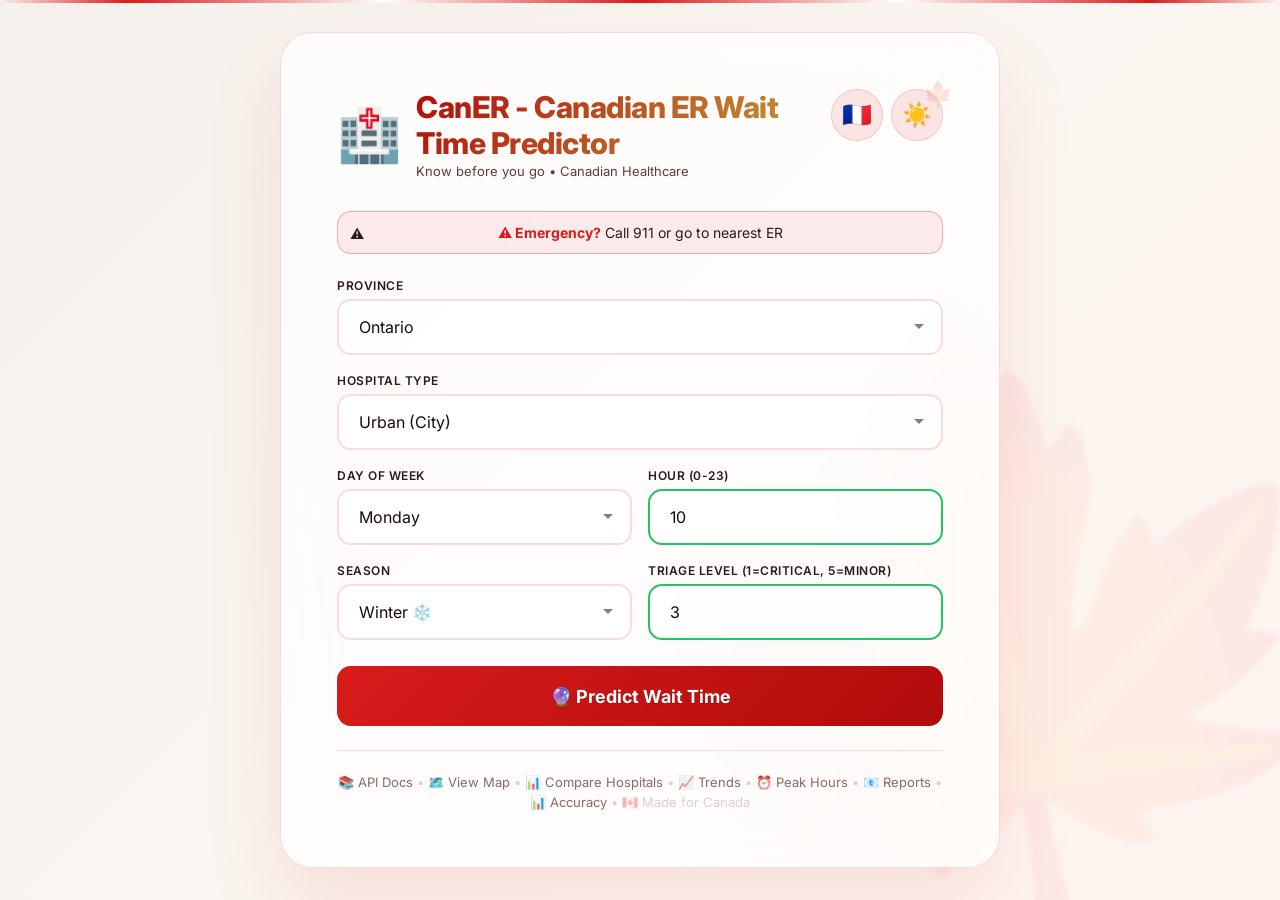
<file: templates/index.html>
<!DOCTYPE html>
<html lang="en" data-theme="dark">
<head>
    <meta charset="UTF-8">
    <meta name="viewport" content="width=device-width, initial-scale=1.0">
    <title>CanER - Canadian ER Wait Time Predictor</title>
    <link href="https://fonts.googleapis.com/css2?family=Inter:wght@300;400;600;700;800&display=swap" rel="stylesheet">
    <link rel="stylesheet" href="/static/style.css">
    <!-- Favicon -->
    <link rel="icon" href="data:image/svg+xml,<svg xmlns='http://www.w3.org/2000/svg' viewBox='0 0 100 100'><text y='.9em' font-size='90'>🏥</text></svg>">
</head>
<body>
    <div class="container fade-in">
        <div class="header">
            <div class="header-top">
                <div class="header-left">
                    <span class="logo">🏥</span>
                    <div>
                        <h1 data-i18n="title">🇨🇦 CanER</h1>
                        <p class="subtitle" data-i18n="subtitle">Canadian ER Wait Time Predictor • Proudly Canadian 🇨🇦</p>
                    </div>
                </div>
                <div style="display:flex; gap:8px;">
                    <button class="lang-toggle" id="langToggle" aria-label="Toggle language">
                        <span class="lang-icon">🇫🇷</span>
                    </button>
                    <button class="theme-toggle" id="themeToggle" aria-label="Toggle theme">
                        <span class="theme-icon">🌙</span>
                    </button>
                </div>
            </div>
        </div>
        
        <div class="emergency-banner">
            <strong data-i18n="emergency">⚠️ Emergency?</strong> <span data-i18n="emergency_call">Call 911 or go to nearest ER</span>
        </div>
        
        <form id="predictForm" novalidate>
            <div class="form-group">
                <label for="province" data-i18n="province">Province</label>
                <select id="province" name="province" title="Select your province" required>
                    <option value="Ontario">Ontario</option>
                    <option value="BritishColumbia">British Columbia</option>
                    <option value="Quebec">Quebec</option>
                    <option value="Alberta">Alberta</option>
                </select>
            </div>
            
            <div class="form-group">
                <label for="hospital_type" data-i18n="hospital_type">Hospital Type</label>
                <select id="hospital_type" name="hospital_type" title="Select hospital type" required>
                    <option value="Urban" data-i18n="urban">Urban (City)</option>
                    <option value="Rural" data-i18n="rural">Rural</option>
                </select>
            </div>
            
            <div class="row">
                <div class="form-group">
                    <label for="day" data-i18n="day">Day of Week</label>
                    <select id="day" name="day" title="Select day of week" required>
                        <option value="Monday">Monday</option>
                        <option value="Tuesday">Tuesday</option>
                        <option value="Wednesday">Wednesday</option>
                        <option value="Thursday">Thursday</option>
                        <option value="Friday">Friday</option>
                        <option value="Saturday">Saturday</option>
                        <option value="Sunday">Sunday</option>
                    </select>
                </div>
                <div class="form-group">
                    <label for="hour" data-i18n="hour">Hour (0-23)</label>
                    <input type="number" id="hour" name="hour" value="10" min="0" max="23" placeholder="Enter hour (0-23)" title="Enter hour between 0 and 23" required>
                    <span class="validation-error" id="hourError">Please enter a valid hour (0-23)</span>
                </div>
            </div>
            
            <div class="row">
                <div class="form-group">
                    <label for="season" data-i18n="season">Season</label>
                    <select id="season" name="season" title="Select season" required>
                        <option value="Winter" data-i18n="winter">Winter ❄️</option>
                        <option value="Spring" data-i18n="spring">Spring 🌸</option>
                        <option value="Summer" data-i18n="summer">Summer ☀️</option>
                        <option value="Fall" data-i18n="fall">Fall 🍂</option>
                    </select>
                </div>
                <div class="form-group">
                    <label for="triage" data-i18n="triage">Triage Level (1=Critical, 5=Minor)</label>
                    <input type="number" id="triage" name="triage" value="3" min="1" max="5" placeholder="Enter 1-5" title="Enter triage level between 1 and 5" required>
                    <span class="validation-error" id="triageError">Please enter a valid triage level (1-5)</span>
                </div>
            </div>
            
            <button type="submit" class="btn-predict" id="predictBtn">
                <span class="btn-text">🔮 Predict Wait Time</span>
                <span class="ripple"></span>
            </button>
        </form>
        
        <!-- Skeleton Loading -->
        <div class="skeleton-wrapper" id="skeletonWrapper" style="display:none;">
            <div class="skeleton-result">
                <div class="skeleton skeleton-number"></div>
                <div class="skeleton skeleton-label"></div>
                <div class="skeleton skeleton-text"></div>
                <div class="skeleton skeleton-text short"></div>
            </div>
        </div>
        
        <div class="loading" id="loading">
            <div class="spinner"></div>
            <p data-i18n="analyzing">Analyzing ER data...</p>
        </div>
        
        <div class="result" id="result">
            <div class="result-number">
                <span id="resultValue">0</span>
                <span>minutes</span>
            </div>
            <div class="result-category" id="resultCategory"></div>
            <div class="result-recommendation" id="resultRecommendation"></div>
            <div class="result-details">
                <p>🆔 <span id="resultId"></span></p>
                <p>🕐 <span id="resultTimestamp"></span></p>
            </div>
        </div>
        
        <!-- Feedback Section -->
        <div class="feedback-section" id="feedbackSection" style="display:none;">
            <p><strong data-i18n="feedback_title">Was this prediction accurate?</strong></p>
            <div class="feedback-actions">
                <button class="feedback-btn feedback-btn-accurate" data-feedback="accurate" data-i18n="feedback_accurate">
                    ✅ Accurate
                </button>
                <button class="feedback-btn feedback-btn-inaccurate" data-feedback="inaccurate" data-i18n="feedback_inaccurate">
                    ❌ Inaccurate
                </button>
                <span class="feedback-or" data-i18n="feedback_or">or</span>
                <button class="feedback-link" id="detailedFeedbackBtn" data-i18n="feedback_detailed">
                    📝 Provide Detailed Feedback
                </button>
                <a href="/feedback" target="_blank" class="feedback-link feedback-link-accuracy" data-i18n="feedback_view">
                    📊 View Accuracy
                </a>
            </div>
        </div>
        
        <div class="footer">
            <a href="/docs" target="_blank" data-i18n="api_docs">📚 API Docs</a>
            <span>•</span>
            <a href="/map" data-i18n="view_map">🗺️ View Map</a>
            <span>•</span>
            <a href="/compare" data-i18n="compare_hospitals">📊 Compare Hospitals</a>
            <span>•</span>
            <a href="/trends" data-i18n="trends">📈 Trends</a>
            <span>•</span>
            <a href="/peak-hours" data-i18n="peak_hours">⏰ Peak Hours</a>
            <span>•</span>
            <a href="/reports" data-i18n="reports">📧 Reports</a>
            <span>•</span>
            <a href="/feedback" data-i18n="accuracy">📊 Accuracy</a>
            <span>•</span>
            <span data-i18n="made_for_canada">🇨🇦 Made for Canada</span>
        </div>
    </div>
    
    <script src="/static/script.js"></script>
</body>
</html>
</file>
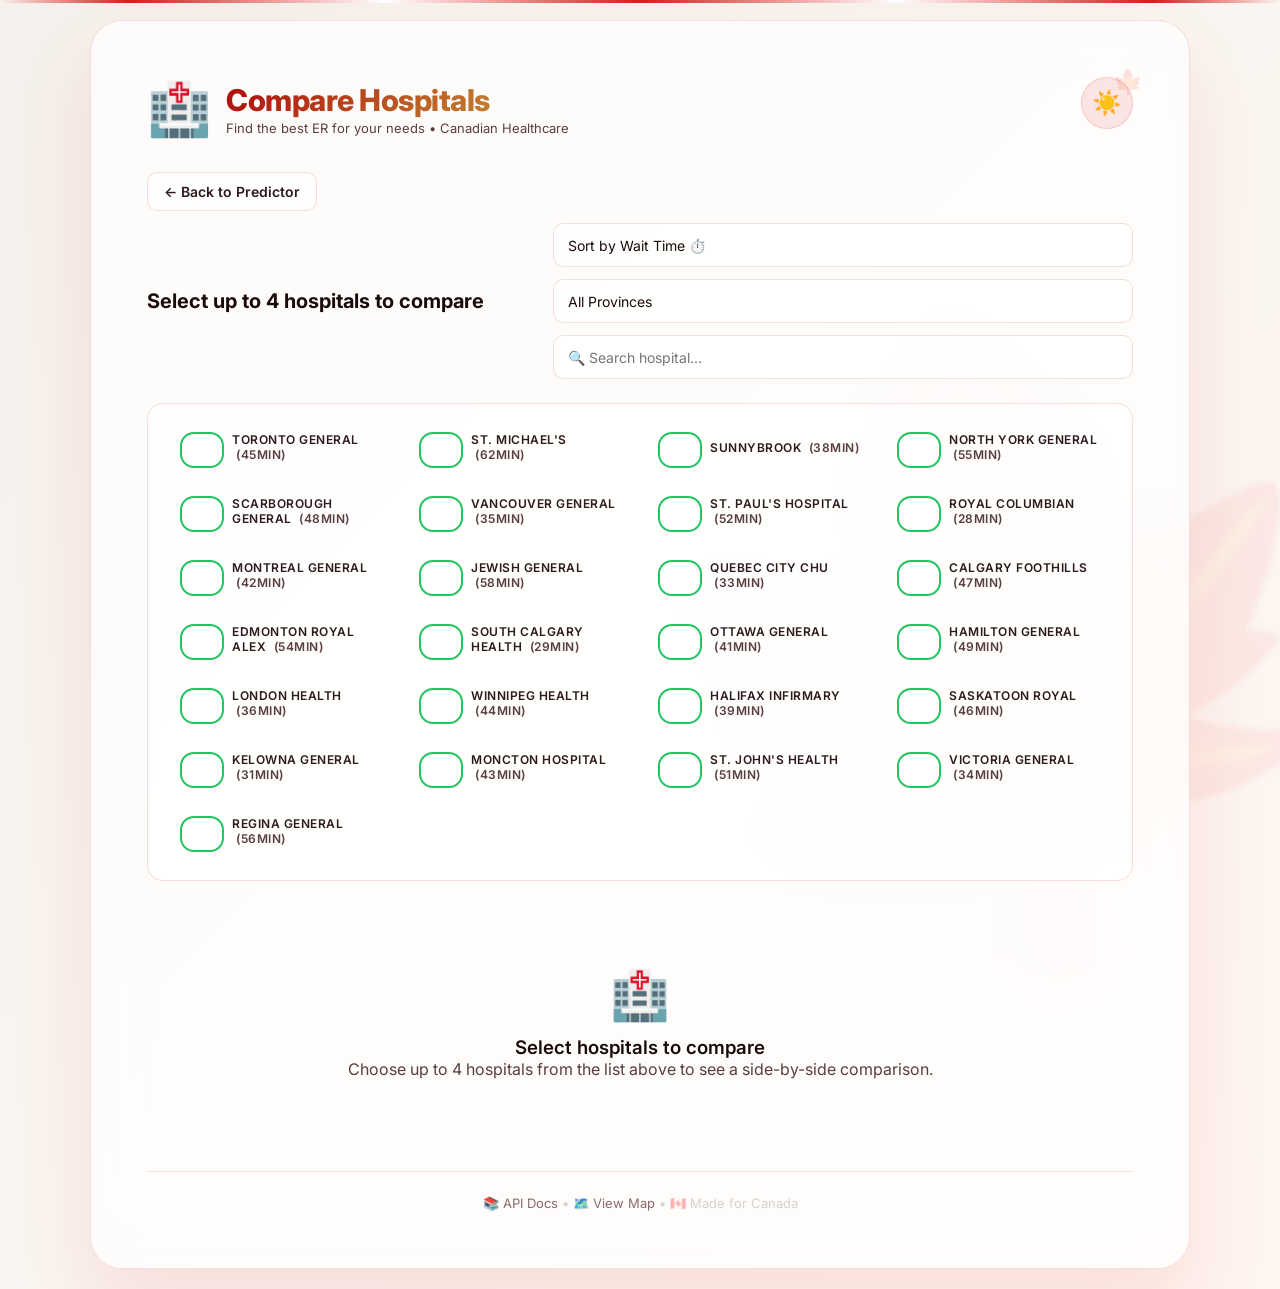
<file: templates/compare.html>
<!DOCTYPE html>
<html lang="en" data-theme="dark">
<head>
    <meta charset="UTF-8">
    <meta name="viewport" content="width=device-width, initial-scale=1.0">
    <title>Compare Hospitals - ER Wait Time Predictor</title>
    <link href="https://fonts.googleapis.com/css2?family=Inter:wght@300;400;600;700;800&display=swap" rel="stylesheet">
    <link rel="stylesheet" href="/static/style.css">
    <style>
        /* ============================================
           COMPARE PAGE STYLES
           ============================================ */
        
        .container {
            max-width: 1100px;
        }
        
        .compare-header {
            display: flex;
            justify-content: space-between;
            align-items: center;
            margin-bottom: 24px;
            flex-wrap: wrap;
            gap: 12px;
        }
        
        .compare-header h2 {
            color: var(--text-primary);
            font-size: 20px;
            font-weight: 700;
        }
        
        .compare-controls {
            display: flex;
            gap: 12px;
            align-items: center;
            flex-wrap: wrap;
        }
        
        .compare-controls select,
        .compare-controls input {
            padding: 10px 14px;
            background: var(--bg-input);
            border: 1px solid var(--border-color);
            border-radius: 10px;
            color: var(--text-input);
            font-size: 14px;
            font-family: 'Inter', sans-serif;
            min-height: 44px;
            min-width: 140px;
        }
        
        .compare-controls select option {
            background: var(--bg-card);
            color: var(--text-primary);
        }
        
        /* Hospital Selection Grid */
        .hospital-grid {
            display: grid;
            grid-template-columns: repeat(auto-fill, minmax(200px, 1fr));
            gap: 12px;
            margin-bottom: 24px;
            padding: 20px;
            background: var(--bg-input);
            border-radius: 16px;
            border: 1px solid var(--border-color);
        }
        
        .hospital-check {
            display: flex;
            align-items: center;
            gap: 8px;
            color: var(--text-secondary);
            font-size: 14px;
            cursor: pointer;
            padding: 8px 12px;
            border-radius: 8px;
            transition: background 0.3s;
        }
        
        .hospital-check:hover {
            background: var(--bg-input-hover);
        }
        
        .hospital-check input[type="checkbox"] {
            width: 18px;
            height: 18px;
            accent-color: #6366f1;
            cursor: pointer;
            min-height: 18px;
            min-width: 18px;
        }
        
        .hospital-check input[type="checkbox"]:disabled {
            opacity: 0.4;
            cursor: not-allowed;
        }
        
        .hospital-check .selected-badge {
            background: #6366f1;
            color: white;
            padding: 2px 8px;
            border-radius: 12px;
            font-size: 10px;
            font-weight: 700;
            margin-left: auto;
        }
        
        /* Comparison Cards */
        .comparison-container {
            display: grid;
            grid-template-columns: repeat(auto-fit, minmax(240px, 1fr));
            gap: 20px;
            margin-top: 20px;
        }
        
        .compare-card {
            background: var(--bg-card);
            border: 1px solid var(--border-color);
            border-radius: 16px;
            padding: 20px;
            transition: all 0.3s ease;
            position: relative;
            display: none;
        }
        
        .compare-card.show {
            display: block;
            animation: slideUp 0.4s ease;
        }
        
        .compare-card:hover {
            transform: translateY(-4px);
            box-shadow: 0 12px 30px var(--shadow-color);
        }
        
        .compare-card .rank {
            position: absolute;
            top: -10px;
            right: -10px;
            background: #6366f1;
            color: white;
            width: 32px;
            height: 32px;
            border-radius: 50%;
            display: flex;
            align-items: center;
            justify-content: center;
            font-size: 14px;
            font-weight: 700;
            border: 2px solid var(--bg-card);
        }
        
        .compare-card .rank.gold { background: #f59e0b; }
        .compare-card .rank.silver { background: #9ca3af; }
        .compare-card .rank.bronze { background: #d97706; }
        
        .compare-card .hospital-name {
            font-size: 18px;
            font-weight: 700;
            color: var(--text-primary);
            margin-bottom: 4px;
        }
        
        .compare-card .hospital-address {
            font-size: 13px;
            color: var(--text-muted);
            margin-bottom: 12px;
        }
        
        .compare-card .metric {
            display: flex;
            justify-content: space-between;
            padding: 6px 0;
            border-bottom: 1px solid var(--border-color);
            font-size: 14px;
        }
        
        .compare-card .metric:last-child {
            border-bottom: none;
        }
        
        .compare-card .metric-label {
            color: var(--text-muted);
        }
        
        .compare-card .metric-value {
            color: var(--text-primary);
            font-weight: 600;
        }
        
        .compare-card .metric-value.green { color: #22c55e; }
        .compare-card .metric-value.yellow { color: #eab308; }
        .compare-card .metric-value.orange { color: #f97316; }
        .compare-card .metric-value.red { color: #ef4444; }
        
        .compare-card .stars {
            color: #f59e0b;
            font-size: 16px;
            letter-spacing: 2px;
        }
        
        .compare-card .actions {
            display: flex;
            gap: 8px;
            margin-top: 12px;
            flex-wrap: wrap;
        }
        
        .compare-card .actions a {
            flex: 1;
            text-align: center;
            padding: 8px 12px;
            border-radius: 8px;
            font-size: 12px;
            font-weight: 600;
            text-decoration: none;
            transition: all 0.3s;
            min-height: 40px;
            display: flex;
            align-items: center;
            justify-content: center;
        }
        
        .compare-card .actions .btn-directions {
            background: #6366f1;
            color: white;
        }
        
        .compare-card .actions .btn-directions:hover {
            background: #4f46e5;
            transform: translateY(-2px);
        }
        
        .compare-card .actions .btn-predict-small {
            background: var(--bg-input);
            color: var(--text-secondary);
            border: 1px solid var(--border-color);
        }
        
        .compare-card .actions .btn-predict-small:hover {
            background: var(--bg-input-hover);
        }
        
        .compare-card .best-badge {
            position: absolute;
            top: -10px;
            left: -10px;
            background: #22c55e;
            color: white;
            padding: 4px 12px;
            border-radius: 20px;
            font-size: 10px;
            font-weight: 700;
            text-transform: uppercase;
            letter-spacing: 0.5px;
            border: 2px solid var(--bg-card);
        }
        
        .empty-comparison {
            display: none;
            text-align: center;
            padding: 60px 20px;
            color: var(--text-muted);
        }
        
        .empty-comparison .icon {
            font-size: 48px;
            display: block;
            margin-bottom: 12px;
        }

        .empty-comparison h3 {
            color: var(--text-primary);
            font-weight: 600;
        }

        .back-btn {
            display: inline-flex;
            align-items: center;
            gap: 8px;
            color: var(--text-secondary);
            text-decoration: none;
            font-size: 14px;
            font-weight: 600;
            padding: 10px 16px;
            border-radius: 10px;
            background: var(--bg-input);
            border: 1px solid var(--border-color);
            transition: all 0.3s ease;
            margin-bottom: 12px;
        }

        #searchHospital {
            min-width: 160px;
        }

        .loading-message {
            text-align: center;
            padding: 20px;
            color: var(--text-muted);
            grid-column: 1 / -1;
        }

        .footer {
            margin-top: 32px;
        }
        
        /* Responsive */
        @media screen and (max-width: 600px) {
            .hospital-grid {
                grid-template-columns: repeat(auto-fill, minmax(150px, 1fr));
                padding: 12px;
            }
            
            .comparison-container {
                grid-template-columns: 1fr;
            }
            
            .compare-header {
                flex-direction: column;
                align-items: stretch;
            }
            
            .compare-controls {
                flex-direction: column;
                width: 100%;
            }
            
            .compare-controls select,
            .compare-controls input {
                width: 100%;
                min-width: auto;
            }
        }
    </style>
</head>
<body>
    <div class="container">
        <div class="header">
            <div class="header-top">
                <div class="header-left">
                    <span class="logo">🏥</span>
                    <div>
                        <h1>Compare Hospitals</h1>
                        <p class="subtitle">Find the best ER for your needs • Canadian Healthcare</p>
                    </div>
                </div>
                <button class="theme-toggle" id="themeToggle" aria-label="Toggle theme">
                    <span class="theme-icon">🌙</span>
                </button>
            </div>
        </div>
        
        <a href="/" class="back-btn">← Back to Predictor</a>
        
        <div class="compare-header">
            <h2>Select up to 4 hospitals to compare</h2>
            <div class="compare-controls">
                <select id="sortBy" title="Sort hospitals">
                    <option value="wait">Sort by Wait Time ⏱️</option>
                    <option value="rating">Sort by Rating ⭐</option>
                    <option value="name">Sort by Name A-Z</option>
                </select>
                <select id="filterProvince" aria-label="Filter by province" title="Filter by province">
                    <option value="all">All Provinces</option>
                </select>
                <input type="text" id="searchHospital" placeholder="🔍 Search hospital...">
            </div>
        </div>
        
        <div id="hospitalGrid" class="hospital-grid">
            <!-- Hospitals loaded by JavaScript -->
            <div class="loading-message">Loading hospitals...</div>
        </div>
        
        <div id="comparisonContainer" class="comparison-container">
            <!-- Comparison cards loaded by JavaScript -->
        </div>
        
        <div id="emptyState" class="empty-comparison hidden">
            <span class="icon">🏥</span>
            <h3>Select hospitals to compare</h3>
            <p>Choose up to 4 hospitals from the list above to see a side-by-side comparison.</p>
        </div>
        
        <div class="footer">
            <a href="/api/docs" target="_blank">📚 API Docs</a>
            <span>•</span>
            <a href="/map">🗺️ View Map</a>
            <span>•</span>
            <span>🇨🇦 Made for Canada</span>
        </div>
    </div>
    
    <script src="/static/compare.js"></script>
</body>
</html>
</file>
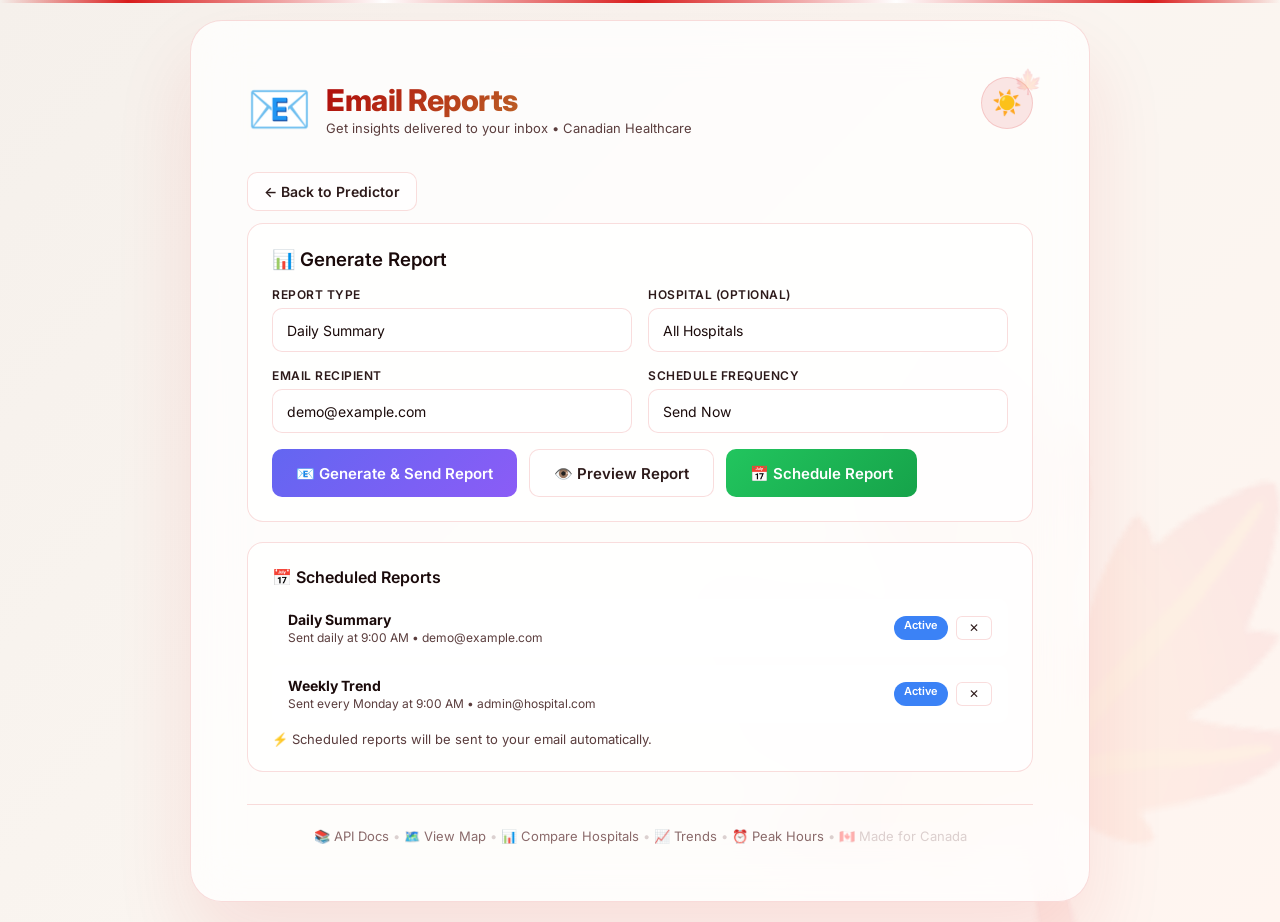
<file: templates/reports.html>
<!DOCTYPE html>
<html lang="en" data-theme="dark">
<head>
    <meta charset="UTF-8">
    <meta name="viewport" content="width=device-width, initial-scale=1.0">
    <title>Reports - ER Wait Time Predictor</title>
    <link href="https://fonts.googleapis.com/css2?family=Inter:wght@300;400;600;700;800&display=swap" rel="stylesheet">
    <link rel="stylesheet" href="/static/style.css">
    <style>
        .container { max-width: 900px; }
        
        .report-header {
            display: flex;
            justify-content: space-between;
            align-items: center;
            flex-wrap: wrap;
            gap: 12px;
            margin-bottom: 24px;
        }
        
        .report-header h2 {
            color: var(--text-primary);
            font-size: 20px;
            font-weight: 700;
        }
        
        /* Report Form */
        .report-form {
            background: var(--bg-card);
            border: 1px solid var(--border-color);
            border-radius: 16px;
            padding: 24px;
            margin-bottom: 20px;
        }
        
        .report-form .form-row {
            display: grid;
            grid-template-columns: 1fr 1fr;
            gap: 16px;
            margin-bottom: 16px;
        }
        
        .report-form .form-group {
            margin-bottom: 0;
        }
        
        .report-form label {
            font-size: 12px;
            text-transform: uppercase;
            letter-spacing: 0.5px;
        }
        
        .report-form select,
        .report-form input {
            padding: 10px 14px;
            background: var(--bg-input);
            border: 1px solid var(--border-color);
            border-radius: 10px;
            color: var(--text-input);
            font-size: 14px;
            font-family: 'Inter', sans-serif;
            min-height: 44px;
            width: 100%;
        }
        
        .report-form select option {
            background: var(--bg-card);
            color: var(--text-primary);
        }
        
        .report-actions {
            display: flex;
            gap: 12px;
            flex-wrap: wrap;
            margin-top: 8px;
        }
        
        .btn-primary {
            padding: 12px 24px;
            background: linear-gradient(135deg, #6366f1, #8b5cf6);
            border: none;
            border-radius: 10px;
            color: #ffffff;
            font-size: 15px;
            font-weight: 600;
            font-family: 'Inter', sans-serif;
            cursor: pointer;
            transition: all 0.3s ease;
            min-height: 48px;
            display: inline-flex;
            align-items: center;
            gap: 8px;
        }
        
        .btn-primary:hover {
            transform: translateY(-2px);
            box-shadow: 0 8px 24px rgba(99, 102, 241, 0.4);
        }
        
        .btn-secondary {
            padding: 12px 24px;
            background: var(--bg-input);
            border: 1px solid var(--border-color);
            border-radius: 10px;
            color: var(--text-secondary);
            font-size: 15px;
            font-weight: 600;
            font-family: 'Inter', sans-serif;
            cursor: pointer;
            transition: all 0.3s ease;
            min-height: 48px;
            display: inline-flex;
            align-items: center;
            gap: 8px;
        }
        
        .btn-secondary:hover {
            background: var(--bg-input-hover);
        }
        
        .btn-success {
            background: linear-gradient(135deg, #22c55e, #16a34a);
        }
        
        .btn-success:hover {
            box-shadow: 0 8px 24px rgba(34, 197, 94, 0.4);
        }
        
        /* Report Preview */
        .report-preview {
            background: var(--bg-card);
            border: 1px solid var(--border-color);
            border-radius: 16px;
            padding: 24px;
            margin-top: 20px;
            display: none;
        }
        
        .report-preview.show {
            display: block;
            animation: slideUp 0.5s ease;
        }
        
        .report-preview h3 {
            color: var(--text-primary);
            font-size: 16px;
            font-weight: 600;
            margin-bottom: 12px;
        }
        
        .report-preview .preview-content {
            background: var(--bg-input);
            border-radius: 12px;
            padding: 16px;
            max-height: 400px;
            overflow-y: auto;
            font-family: 'Courier New', monospace;
            font-size: 13px;
            color: var(--text-secondary);
            white-space: pre-wrap;
        }
        
        /* Scheduled Reports */
        .scheduled-reports {
            background: var(--bg-card);
            border: 1px solid var(--border-color);
            border-radius: 16px;
            padding: 24px;
            margin-top: 20px;
        }
        
        .scheduled-reports h3 {
            color: var(--text-primary);
            font-size: 16px;
            font-weight: 600;
            margin-bottom: 12px;
        }
        
        .schedule-item {
            display: flex;
            justify-content: space-between;
            align-items: center;
            padding: 12px 16px;
            background: var(--bg-input);
            border-radius: 10px;
            margin-bottom: 8px;
        }
        
        .schedule-item:last-child { margin-bottom: 0; }
        .schedule-item .schedule-info { color: var(--text-secondary); font-size: 14px; }
        .schedule-item .schedule-info strong { color: var(--text-primary); }
        .schedule-item .schedule-actions { display: flex; gap: 8px; }
        .schedule-item .schedule-actions button {
            padding: 4px 12px;
            border-radius: 6px;
            border: 1px solid var(--border-color);
            background: var(--bg-card);
            color: var(--text-secondary);
            cursor: pointer;
            font-size: 12px;
            transition: all 0.3s;
        }
        .schedule-item .schedule-actions button:hover {
            background: var(--bg-input-hover);
        }
        .schedule-item .schedule-actions button.delete:hover {
            border-color: #ef4444;
            color: #ef4444;
        }
        
        /* Loading State */
        .loading-state {
            text-align: center;
            padding: 40px;
            display: none;
        }
        .loading-state.show { display: block; }
        .loading-state .spinner {
            width: 40px;
            height: 40px;
            border: 3px solid var(--border-color);
            border-top-color: #8b5cf6;
            border-radius: 50%;
            animation: spin 0.8s linear infinite;
            margin: 0 auto 12px;
        }
        .loading-state p { color: var(--text-muted); }
        
        .badge-scheduled {
            background: #3b82f6;
            color: white;
            padding: 2px 10px;
            border-radius: 12px;
            font-size: 11px;
            font-weight: 600;
        }
        
        /* Responsive */
        @media screen and (max-width: 600px) {
            .report-form .form-row {
                grid-template-columns: 1fr;
                gap: 12px;
            }
            .report-actions {
                flex-direction: column;
            }
            .report-actions button {
                width: 100%;
                justify-content: center;
            }
            .schedule-item {
                flex-direction: column;
                align-items: flex-start;
                gap: 8px;
            }
        }
    </style>
</head>
<body>
    <div class="container" style="max-width:900px;">
        <div class="header">
            <div class="header-top">
                <div class="header-left">
                    <span class="logo">📧</span>
                    <div>
                        <h1>Email Reports</h1>
                        <p class="subtitle">Get insights delivered to your inbox • Canadian Healthcare</p>
                    </div>
                </div>
                <button class="theme-toggle" id="themeToggle" aria-label="Toggle theme">
                    <span class="theme-icon">🌙</span>
                </button>
            </div>
        </div>
        
        <a href="/" class="back-btn" style="display:inline-flex;align-items:center;gap:8px;color:var(--text-secondary);text-decoration:none;font-size:14px;font-weight:600;padding:10px 16px;border-radius:10px;background:var(--bg-input);border:1px solid var(--border-color);transition:all 0.3s ease;margin-bottom:12px;">← Back to Predictor</a>
        
        <!-- Report Form -->
        <div class="report-form">
            <h3 style="color:var(--text-primary);font-weight:600;margin-bottom:16px;">📊 Generate Report</h3>
            
            <div class="form-row">
                <div class="form-group">
                    <label for="reportType">Report Type</label>
                    <select id="reportType">
                        <option value="daily">Daily Summary</option>
                        <option value="weekly">Weekly Trend Report</option>
                        <option value="peak">Peak Hours Analysis</option>
                        <option value="custom">Custom Report</option>
                    </select>
                </div>
                <div class="form-group">
                    <label for="hospitalSelect">Hospital (Optional)</label>
                    <select id="hospitalSelect">
                        <option value="all">All Hospitals</option>
                    </select>
                </div>
            </div>
            
            <div class="form-row">
                <div class="form-group">
                    <label for="emailRecipient">Email Recipient</label>
                    <input type="email" id="emailRecipient" placeholder="your@email.com" value="demo@example.com">
                </div>
                <div class="form-group">
                    <label for="scheduleFrequency">Schedule Frequency</label>
                    <select id="scheduleFrequency">
                        <option value="now">Send Now</option>
                        <option value="daily">Daily (9 AM)</option>
                        <option value="weekly">Weekly (Monday 9 AM)</option>
                        <option value="monthly">Monthly (1st of month)</option>
                    </select>
                </div>
            </div>
            
            <div class="report-actions">
                <button class="btn-primary" id="generateReportBtn">📧 Generate & Send Report</button>
                <button class="btn-secondary" id="previewReportBtn">👁️ Preview Report</button>
                <button class="btn-primary btn-success" id="scheduleReportBtn">📅 Schedule Report</button>
            </div>
        </div>
        
        <!-- Loading State -->
        <div class="loading-state" id="loadingState">
            <div class="spinner"></div>
            <p>Generating your report...</p>
        </div>
        
        <!-- Report Preview -->
        <div class="report-preview" id="reportPreview">
            <h3>📄 Report Preview</h3>
            <div class="preview-content" id="previewContent">
                Loading preview...
            </div>
        </div>
        
        <!-- Scheduled Reports -->
        <div class="scheduled-reports">
            <h3>📅 Scheduled Reports</h3>
            <div id="scheduledList">
                <div class="schedule-item">
                    <div class="schedule-info">
                        <strong>Daily Summary</strong><br>
                        <span style="font-size:12px;color:var(--text-muted);">Sent daily at 9:00 AM • demo@example.com</span>
                    </div>
                    <div class="schedule-actions">
                        <span class="badge-scheduled">Active</span>
                        <button class="delete">✕</button>
                    </div>
                </div>
                <div class="schedule-item">
                    <div class="schedule-info">
                        <strong>Weekly Trend</strong><br>
                        <span style="font-size:12px;color:var(--text-muted);">Sent every Monday at 9:00 AM • admin@hospital.com</span>
                    </div>
                    <div class="schedule-actions">
                        <span class="badge-scheduled">Active</span>
                        <button class="delete">✕</button>
                    </div>
                </div>
            </div>
            <p style="color:var(--text-muted);font-size:13px;margin-top:8px;">
                ⚡ Scheduled reports will be sent to your email automatically.
            </p>
        </div>
        
        <div class="footer" style="margin-top:32px;">
            <a href="/api/docs" target="_blank">📚 API Docs</a>
            <span>•</span>
            <a href="/map">🗺️ View Map</a>
            <span>•</span>
            <a href="/compare">📊 Compare Hospitals</a>
            <span>•</span>
            <a href="/trends">📈 Trends</a>
            <span>•</span>
            <a href="/peak-hours">⏰ Peak Hours</a>
            <span>•</span>
            <span>🇨🇦 Made for Canada</span>
        </div>
    </div>
    
    <script src="/static/reports.js"></script>
</body>
</html>
</file>
<file: static/style.css>
/* ============================================
   CANADIAN THEME CSS VARIABLES
   ============================================ */

:root {
    /* Dark Theme - Canadian Night */
    --bg-primary: linear-gradient(135deg, #0a0a1a, #1a0a0a, #2d0a0a);
    --bg-secondary: rgba(255, 255, 255, 0.04);
    --bg-card: rgba(255, 255, 255, 0.05);
    --bg-input: rgba(255, 255, 255, 0.06);
    --bg-input-hover: rgba(255, 255, 255, 0.12);
    --bg-result: rgba(255, 255, 255, 0.06);
    --bg-emergency: rgba(216, 27, 27, 0.2);
    --bg-skeleton: rgba(255, 255, 255, 0.05);
    --bg-skeleton-shine: rgba(255, 255, 255, 0.1);
    
    --text-primary: #ffffff;
    --text-secondary: rgba(255, 255, 255, 0.85);
    --text-muted: rgba(255, 255, 255, 0.6);
    --text-muted-2: rgba(255, 255, 255, 0.4);
    --text-input: #ffffff;
    
    --border-color: rgba(216, 27, 27, 0.2);
    --border-emergency: rgba(216, 27, 27, 0.4);
    --border-focus: rgba(216, 27, 27, 0.6);
    --border-result: rgba(255, 255, 255, 0.08);
    
    --shadow-color: rgba(0, 0, 0, 0.5);
    --shadow-hover: rgba(216, 27, 27, 0.3);
    
    --gradient-btn: linear-gradient(135deg, #d81b1b, #b00b0b);
    --gradient-btn-hover: linear-gradient(135deg, #e82828, #c81818);
    --gradient-header: linear-gradient(135deg, rgba(216,27,27,0.15), rgba(216,27,27,0.05));
    
    --spinner-color: #d81b1b;
    
    --toggle-bg: rgba(216, 27, 27, 0.15);
    --toggle-hover: rgba(216, 27, 27, 0.25);
    
    --canada-red: #d81b1b;
    --canada-red-dark: #b00b0b;
    --canada-red-light: #ef4444;
    --canada-white: #ffffff;
    --canada-cream: #f5f0eb;
    --canada-gold: #c5a03a;
    
    --transition-speed: 0.4s;
    --border-radius-sm: 8px;
    --border-radius-md: 14px;
    --border-radius-lg: 24px;
    --border-radius-xl: 32px;
}

/* ============================================
   LIGHT THEME - Canadian Day
   ============================================ */

[data-theme="light"] {
    --bg-primary: linear-gradient(135deg, #f5f0eb, #faf5f0, #fff5f0);
    --bg-secondary: rgba(255, 255, 255, 0.8);
    --bg-card: rgba(255, 255, 255, 0.75);
    --bg-input: rgba(255, 255, 255, 0.7);
    --bg-input-hover: rgba(255, 255, 255, 0.9);
    --bg-result: rgba(255, 255, 255, 0.75);
    --bg-emergency: rgba(216, 27, 27, 0.08);
    --bg-skeleton: rgba(0, 0, 0, 0.05);
    --bg-skeleton-shine: rgba(0, 0, 0, 0.08);
    
    --text-primary: #1a0a0a;
    --text-secondary: #2d1a1a;
    --text-muted: #5a3d3d;
    --text-muted-2: #8a6a6a;
    --text-input: #1a0a0a;
    
    --border-color: rgba(216, 27, 27, 0.15);
    --border-emergency: rgba(216, 27, 27, 0.3);
    --border-focus: rgba(216, 27, 27, 0.5);
    --border-result: rgba(0, 0, 0, 0.08);
    
    --shadow-color: rgba(216, 27, 27, 0.1);
    --shadow-hover: rgba(216, 27, 27, 0.2);
    
    --toggle-bg: rgba(216, 27, 27, 0.1);
    --toggle-hover: rgba(216, 27, 27, 0.2);
}

/* ============================================
   BASE STYLES
   ============================================ */

* {
    margin: 0;
    padding: 0;
    box-sizing: border-box;
}

html {
    scroll-behavior: smooth;
}

body {
    font-family: 'Inter', sans-serif;
    min-height: 100vh;
    background: var(--bg-primary);
    display: flex;
    justify-content: center;
    align-items: center;
    padding: 20px;
    transition: background 0.8s ease;
    position: relative;
    overflow-x: hidden;
}

/* ============================================
   CANADIAN FLAG ANIMATED BACKGROUND
   ============================================ */

body::before {
    content: '🍁';
    position: fixed;
    font-size: 600px;
    opacity: 0.03;
    bottom: -100px;
    right: -100px;
    transform: rotate(-10deg);
    pointer-events: none;
    z-index: 0;
    animation: floatLeaf 20s ease-in-out infinite;
}

[data-theme="light"] body::before {
    opacity: 0.05;
}

@keyframes floatLeaf {
    0%, 100% { transform: rotate(-10deg) scale(1) translate(0, 0); }
    50% { transform: rotate(-5deg) scale(1.05) translate(-20px, -30px); }
}

/* ============================================
   CANADIAN FLAG ACCENT STRIPES
   ============================================ */

body::after {
    content: '';
    position: fixed;
    top: 0;
    left: 0;
    right: 0;
    height: 3px;
    background: linear-gradient(90deg, 
        transparent 0%, 
        var(--canada-red) 10%,
        var(--canada-white) 30%,
        var(--canada-red) 50%,
        var(--canada-white) 70%,
        var(--canada-red) 90%,
        transparent 100%
    );
    z-index: 1000;
    opacity: 0.6;
    animation: stripePulse 4s ease-in-out infinite;
}

[data-theme="light"] body::after {
    opacity: 1;
}

@keyframes stripePulse {
    0%, 100% { opacity: 0.6; }
    50% { opacity: 1; }
}

/* ============================================
   FADE-IN ANIMATION
   ============================================ */

.fade-in {
    animation: fadeIn 0.8s cubic-bezier(0.16, 1, 0.3, 1) forwards;
}

@keyframes fadeIn {
    from {
        opacity: 0;
        transform: translateY(30px) scale(0.98);
    }
    to {
        opacity: 1;
        transform: translateY(0) scale(1);
    }
}

/* ============================================
   CONTAINER - Glassmorphism
   ============================================ */

.container {
    background: var(--bg-card);
    -webkit-backdrop-filter: blur(24px);
    backdrop-filter: blur(24px);
    border: 1px solid var(--border-color);
    border-radius: var(--border-radius-xl);
    padding: 48px;
    max-width: 640px;
    width: 100%;
    box-shadow: 0 40px 80px var(--shadow-color);
    transition: all 0.6s cubic-bezier(0.16, 1, 0.3, 1);
    position: relative;
    z-index: 1;
    animation: containerFloat 6s ease-in-out infinite;
}

@keyframes containerFloat {
    0%, 100% { transform: translateY(0); }
    50% { transform: translateY(-4px); }
}

.container:hover {
    box-shadow: 0 50px 100px var(--shadow-color);
    transform: translateY(-2px);
}

/* ============================================
   HEADER
   ============================================ */

.header {
    margin-bottom: 32px;
    position: relative;
}

.header::after {
    content: '🍁';
    position: absolute;
    right: -10px;
    top: -10px;
    font-size: 24px;
    opacity: 0.15;
    animation: leafSpin 10s linear infinite;
}

@keyframes leafSpin {
    0% { transform: rotate(0deg) scale(1); }
    50% { transform: rotate(180deg) scale(1.2); }
    100% { transform: rotate(360deg) scale(1); }
}

.header-top {
    display: flex;
    justify-content: space-between;
    align-items: flex-start;
    gap: 16px;
}

.header-left {
    display: flex;
    align-items: center;
    gap: 14px;
}

.logo {
    font-size: 44px;
    display: block;
    flex-shrink: 0;
    animation: logoPulse 3s ease-in-out infinite;
}

@keyframes logoPulse {
    0%, 100% { transform: scale(1); }
    50% { transform: scale(1.05); }
}

.header h1 {
    color: var(--text-primary);
    font-size: 26px;
    font-weight: 800;
    letter-spacing: -0.5px;
    transition: color 0.3s ease;
    background: linear-gradient(135deg, var(--canada-red), var(--canada-gold));
    -webkit-background-clip: text;
    -webkit-text-fill-color: transparent;
    background-clip: text;
}

[data-theme="light"] .header h1 {
    background: linear-gradient(135deg, var(--canada-red-dark), var(--canada-gold));
    -webkit-background-clip: text;
    -webkit-text-fill-color: transparent;
    background-clip: text;
}

.subtitle {
    color: var(--text-muted);
    font-size: 13px;
    margin-top: 2px;
    transition: color 0.3s ease;
}

/* ============================================
   THEME & LANGUAGE TOGGLES
   ============================================ */

.theme-toggle,
.lang-toggle {
    background: var(--toggle-bg);
    border: 1px solid var(--border-color);
    border-radius: 50%;
    width: 48px;
    height: 48px;
    display: flex;
    align-items: center;
    justify-content: center;
    cursor: pointer;
    transition: all 0.4s cubic-bezier(0.16, 1, 0.3, 1);
    flex-shrink: 0;
    min-height: 48px;
    min-width: 48px;
    font-size: 20px;
    position: relative;
    overflow: hidden;
}

.theme-toggle::before,
.lang-toggle::before {
    content: '';
    position: absolute;
    inset: 0;
    border-radius: 50%;
    background: var(--canada-red);
    opacity: 0;
    transform: scale(0);
    transition: all 0.4s cubic-bezier(0.16, 1, 0.3, 1);
}

.theme-toggle:hover::before,
.lang-toggle:hover::before {
    opacity: 0.1;
    transform: scale(1);
}

.theme-toggle:hover,
.lang-toggle:hover {
    background: var(--toggle-hover);
    transform: scale(1.08) rotate(8deg);
}

.theme-toggle:active,
.lang-toggle:active {
    transform: scale(0.92);
}

.theme-icon,
.lang-icon {
    line-height: 1;
    transition: transform 0.4s cubic-bezier(0.16, 1, 0.3, 1);
    position: relative;
    z-index: 1;
}

.theme-toggle:hover .theme-icon,
.lang-toggle:hover .lang-icon {
    transform: rotate(20deg) scale(1.1);
}

/* ============================================
   EMERGENCY BANNER
   ============================================ */

.emergency-banner {
    background: var(--bg-emergency);
    border: 1px solid var(--border-emergency);
    border-radius: var(--border-radius-md);
    padding: 12px 16px;
    margin-bottom: 24px;
    text-align: center;
    color: var(--text-secondary);
    font-size: 14px;
    transition: all 0.3s ease;
    position: relative;
    overflow: hidden;
}

.emergency-banner::before {
    content: '⚠️';
    position: absolute;
    left: 12px;
    top: 50%;
    transform: translateY(-50%);
    animation: emergencyPulse 1.5s ease-in-out infinite;
}

@keyframes emergencyPulse {
    0%, 100% { transform: translateY(-50%) scale(1); }
    50% { transform: translateY(-50%) scale(1.2); }
}

.emergency-banner strong {
    color: var(--canada-red);
}

/* ============================================
   FORM
   ============================================ */

.form-group {
    margin-bottom: 18px;
    position: relative;
}

label {
    display: block;
    color: var(--text-secondary);
    font-size: 12px;
    font-weight: 600;
    margin-bottom: 6px;
    text-transform: uppercase;
    letter-spacing: 0.5px;
    transition: color 0.3s ease;
}

select,
input {
    width: 100%;
    padding: 14px 16px;
    background: var(--bg-input);
    border: 2px solid var(--border-color);
    border-radius: var(--border-radius-md);
    color: var(--text-input);
    font-size: 15px;
    font-family: 'Inter', sans-serif;
    transition: all 0.4s cubic-bezier(0.16, 1, 0.3, 1);
    -webkit-appearance: none;
    appearance: none;
    min-height: 52px;
}

select {
    background-image: url("data:image/svg+xml,%3Csvg xmlns='http://www.w3.org/2000/svg' width='12' height='12' viewBox='0 0 12 12'%3E%3Cpath fill='rgba(255,255,255,0.6)' d='M6 8L1 3h10z'/%3E%3C/svg%3E");
    background-repeat: no-repeat;
    background-position: right 16px center;
    padding-right: 40px;
    cursor: pointer;
}

[data-theme="light"] select {
    background-image: url("data:image/svg+xml,%3Csvg xmlns='http://www.w3.org/2000/svg' width='12' height='12' viewBox='0 0 12 12'%3E%3Cpath fill='rgba(0,0,0,0.5)' d='M6 8L1 3h10z'/%3E%3C/svg%3E");
}

select option {
    background: #1a0a0a !important;
    color: #ffffff !important;
}

[data-theme="light"] select option {
    background: #ffffff !important;
    color: #1a0a0a !important;
}

select:hover,
input:hover {
    border-color: var(--canada-red);
    transform: translateY(-1px);
}

select:focus,
input:focus {
    outline: none;
    border-color: var(--canada-red);
    background: var(--bg-input-hover);
    box-shadow: 0 0 0 6px rgba(216, 27, 27, 0.1);
    transform: translateY(-2px);
}

/* ============================================
   DROPDOWN FIX
   ============================================ */

select:-webkit-autofill,
select:-webkit-autofill:hover,
select:-webkit-autofill:focus,
select:-webkit-autofill:active {
    -webkit-box-shadow: 0 0 0 30px #1a0a0a inset !important;
    -webkit-text-fill-color: #ffffff !important;
}

[data-theme="light"] select:-webkit-autofill,
[data-theme="light"] select:-webkit-autofill:hover,
[data-theme="light"] select:-webkit-autofill:focus,
[data-theme="light"] select:-webkit-autofill:active {
    -webkit-box-shadow: 0 0 0 30px #ffffff inset !important;
    -webkit-text-fill-color: #1a0a0a !important;
}

/* ============================================
   SMART INPUT VALIDATION
   ============================================ */

input:invalid {
    border-color: #ef4444;
}

input:invalid:focus {
    box-shadow: 0 0 0 6px rgba(239, 68, 68, 0.1);
}

input:valid {
    border-color: #22c55e;
}

input:valid:focus {
    box-shadow: 0 0 0 6px rgba(34, 197, 94, 0.1);
}

.validation-error {
    display: none;
    color: #ef4444;
    font-size: 12px;
    margin-top: 4px;
    font-weight: 500;
    animation: shake 0.4s ease;
}

.validation-error.show {
    display: block;
}

@keyframes shake {
    0%, 100% { transform: translateX(0); }
    20% { transform: translateX(-10px); }
    40% { transform: translateX(10px); }
    60% { transform: translateX(-6px); }
    80% { transform: translateX(6px); }
}

.row {
    display: grid;
    grid-template-columns: 1fr 1fr;
    gap: 16px;
}

/* ============================================
   BUTTON WITH RIPPLE & GLOW
   ============================================ */

.btn-predict {
    width: 100%;
    padding: 16px;
    background: var(--gradient-btn);
    border: none;
    border-radius: var(--border-radius-md);
    color: #ffffff;
    font-size: 17px;
    font-weight: 700;
    font-family: 'Inter', sans-serif;
    cursor: pointer;
    transition: all 0.4s cubic-bezier(0.16, 1, 0.3, 1);
    margin-top: 8px;
    min-height: 56px;
    position: relative;
    overflow: hidden;
    text-shadow: 0 1px 2px rgba(0,0,0,0.2);
}

.btn-predict .btn-text {
    position: relative;
    z-index: 2;
}

.btn-predict .ripple {
    position: absolute;
    border-radius: 50%;
    background: rgba(255, 255, 255, 0.4);
    transform: scale(0);
    animation: rippleAnim 0.8s cubic-bezier(0.16, 1, 0.3, 1) forwards;
    pointer-events: none;
    z-index: 1;
}

@keyframes rippleAnim {
    to {
        transform: scale(4);
        opacity: 0;
    }
}

.btn-predict::before {
    content: '';
    position: absolute;
    inset: -2px;
    border-radius: var(--border-radius-md);
    background: linear-gradient(135deg, var(--canada-red), var(--canada-gold), var(--canada-red));
    background-size: 300% 300%;
    opacity: 0;
    transition: opacity 0.4s ease;
    z-index: 0;
    animation: gradientMove 3s ease-in-out infinite;
}

@keyframes gradientMove {
    0%, 100% { background-position: 0% 50%; }
    50% { background-position: 100% 50%; }
}

.btn-predict:hover::before {
    opacity: 1;
}

.btn-predict:hover {
    transform: translateY(-3px);
    box-shadow: 0 16px 40px rgba(216, 27, 27, 0.4);
}

.btn-predict:active {
    transform: scale(0.97) translateY(0);
}

.btn-predict:disabled {
    opacity: 0.6;
    transform: none !important;
    cursor: not-allowed;
    box-shadow: none !important;
}

/* ============================================
   SKELETON LOADING
   ============================================ */

.skeleton-wrapper {
    margin-top: 24px;
}

.skeleton-result {
    background: var(--bg-card);
    border: 1px solid var(--border-color);
    border-radius: var(--border-radius-md);
    padding: 28px;
}

.skeleton {
    background: var(--bg-skeleton);
    border-radius: var(--border-radius-sm);
    position: relative;
    overflow: hidden;
    margin-bottom: 12px;
}

.skeleton::after {
    content: '';
    position: absolute;
    top: 0;
    left: 0;
    right: 0;
    bottom: 0;
    background: linear-gradient(90deg,
            var(--bg-skeleton) 25%,
            var(--bg-skeleton-shine) 50%,
            var(--bg-skeleton) 75%);
    background-size: 200% 100%;
    animation: shimmer 1.8s ease-in-out infinite;
}

@keyframes shimmer {
    0% { background-position: -200% 0; }
    100% { background-position: 200% 0; }
}

.skeleton-number {
    width: 120px;
    height: 48px;
    margin: 0 auto 8px;
    border-radius: var(--border-radius-sm);
}

.skeleton-label {
    width: 80px;
    height: 16px;
    margin: 0 auto 8px;
    border-radius: 4px;
}

.skeleton-text {
    width: 100%;
    height: 14px;
    border-radius: 4px;
}

.skeleton-text.short {
    width: 60%;
    margin: 0 auto;
}

/* ============================================
   LOADING
   ============================================ */

.loading {
    display: none;
    text-align: center;
    padding: 20px;
    margin-top: 12px;
}

.loading.show {
    display: block;
    animation: fadeIn 0.5s ease;
}

.spinner {
    width: 40px;
    height: 40px;
    border: 3px solid var(--border-color);
    border-top-color: var(--canada-red);
    border-radius: 50%;
    animation: spin 1s cubic-bezier(0.16, 1, 0.3, 1) infinite;
    margin: 0 auto;
}

@keyframes spin {
    to { transform: rotate(360deg); }
}

.loading p {
    color: var(--text-muted);
    margin-top: 12px;
    font-size: 14px;
    animation: loadingPulse 1.5s ease-in-out infinite;
}

@keyframes loadingPulse {
    0%, 100% { opacity: 0.6; }
    50% { opacity: 1; }
}

/* ============================================
   RESULT WITH ANIMATED NUMBERS
   ============================================ */

.result {
    margin-top: 24px;
    padding: 28px;
    border-radius: var(--border-radius-md);
    display: none;
    animation: slideUp 0.6s cubic-bezier(0.16, 1, 0.3, 1);
    background: var(--bg-result);
    border: 2px solid var(--border-result);
    transition: all 0.6s cubic-bezier(0.16, 1, 0.3, 1);
    position: relative;
    overflow: hidden;
}

.result::before {
    content: '';
    position: absolute;
    top: -50%;
    right: -50%;
    width: 100%;
    height: 100%;
    background: radial-gradient(circle, rgba(216,27,27,0.05) 0%, transparent 70%);
    pointer-events: none;
}

.result.show {
    display: block;
}

@keyframes slideUp {
    from {
        opacity: 0;
        transform: translateY(40px) scale(0.95);
    }
    to {
        opacity: 1;
        transform: translateY(0) scale(1);
    }
}

.result-number {
    font-size: 52px;
    font-weight: 800;
    color: var(--text-primary);
    text-align: center;
    transition: color 0.3s ease;
}

.result-number span {
    font-size: 18px;
    font-weight: 400;
    color: var(--text-muted-2);
    transition: color 0.3s ease;
}

.result-number .animate-number {
    display: inline-block;
    animation: countUp 1s cubic-bezier(0.16, 1, 0.3, 1) forwards;
}

@keyframes countUp {
    from {
        opacity: 0;
        transform: scale(1.8);
    }
    to {
        opacity: 1;
        transform: scale(1);
    }
}

.result.pulse {
    animation: resultPulse 0.8s cubic-bezier(0.16, 1, 0.3, 1);
}

@keyframes resultPulse {
    0% { transform: scale(1); }
    30% { transform: scale(1.03); }
    60% { transform: scale(0.98); }
    100% { transform: scale(1); }
}

.result-category {
    text-align: center;
    font-size: 20px;
    font-weight: 700;
    margin-top: 8px;
    color: var(--text-secondary);
    transition: color 0.3s ease;
}

.result-recommendation {
    text-align: center;
    font-size: 15px;
    margin-top: 12px;
    padding: 12px 16px;
    background: var(--bg-input);
    border-radius: var(--border-radius-sm);
    color: var(--text-secondary);
    transition: all 0.3s ease;
    border-left: 4px solid var(--canada-red);
}

.result-details {
    margin-top: 16px;
    padding-top: 16px;
    border-top: 1px solid var(--border-color);
    text-align: center;
    color: var(--text-muted-2);
    font-size: 13px;
    transition: all 0.3s ease;
}

.result-details p {
    margin-bottom: 4px;
}

.result.fast {
    border-color: #22c55e;
    background: rgba(34, 197, 94, 0.08);
}

.result.moderate {
    border-color: #eab308;
    background: rgba(234, 179, 8, 0.08);
}

.result.long {
    border-color: var(--canada-red);
    background: rgba(216, 27, 27, 0.08);
}

/* ============================================
   FEEDBACK SECTION
   ============================================ */

.feedback-section {
    margin-top: 20px;
    padding: 18px 20px;
    background: var(--bg-input);
    border-radius: var(--border-radius-md);
    border: 1px solid var(--border-color);
    animation: fadeIn 0.6s cubic-bezier(0.16, 1, 0.3, 1);
    transition: all 0.3s ease;
}

.feedback-section p {
    color: var(--text-secondary);
    font-size: 15px;
    font-weight: 500;
    margin-bottom: 12px;
}

.feedback-actions {
    display: flex;
    flex-wrap: wrap;
    align-items: center;
    gap: 8px;
}

.feedback-btn {
    padding: 8px 18px;
    border-radius: var(--border-radius-sm);
    font-weight: 600;
    font-size: 14px;
    cursor: pointer;
    transition: all 0.3s cubic-bezier(0.16, 1, 0.3, 1);
    font-family: 'Inter', sans-serif;
    border: 2px solid transparent;
    background: transparent;
}

.feedback-btn-accurate {
    border-color: #22c55e;
    color: #22c55e;
    background: rgba(34, 197, 94, 0.08);
}

.feedback-btn-accurate:hover {
    background: rgba(34, 197, 94, 0.2);
    transform: translateY(-2px);
    box-shadow: 0 8px 20px rgba(34, 197, 94, 0.2);
}

.feedback-btn-inaccurate {
    border-color: var(--canada-red);
    color: var(--canada-red);
    background: rgba(216, 27, 27, 0.08);
}

.feedback-btn-inaccurate:hover {
    background: rgba(216, 27, 27, 0.2);
    transform: translateY(-2px);
    box-shadow: 0 8px 20px rgba(216, 27, 27, 0.2);
}

.feedback-btn:disabled {
    opacity: 0.5;
    cursor: not-allowed;
    transform: none !important;
}

.feedback-or {
    color: var(--text-muted);
    font-size: 14px;
    margin: 0 6px;
}

.feedback-link {
    padding: 8px 16px;
    border-radius: var(--border-radius-sm);
    border: 1px solid var(--border-color);
    background: var(--bg-card);
    color: var(--text-secondary);
    text-decoration: none;
    font-size: 13px;
    transition: all 0.3s cubic-bezier(0.16, 1, 0.3, 1);
    cursor: pointer;
    font-family: 'Inter', sans-serif;
    display: inline-flex;
    align-items: center;
    gap: 4px;
}

.feedback-link:hover {
    background: var(--bg-input-hover);
    color: var(--text-primary);
    transform: translateY(-2px);
    box-shadow: 0 8px 20px var(--shadow-color);
}

.feedback-link-accuracy {
    margin-left: auto;
}

.feedback-btn-thankyou {
    background: rgba(34, 197, 94, 0.25) !important;
    border-color: #22c55e !important;
    color: #22c55e !important;
}

.feedback-btn-thanks-inaccurate {
    background: rgba(216, 27, 27, 0.25) !important;
    border-color: var(--canada-red) !important;
    color: var(--canada-red) !important;
}

/* ============================================
   FOOTER
   ============================================ */

.footer {
    margin-top: 24px;
    padding-top: 20px;
    border-top: 1px solid var(--border-color);
    text-align: center;
    transition: all 0.3s ease;
}

.footer a {
    color: var(--text-muted-2);
    text-decoration: none;
    font-size: 13px;
    transition: all 0.3s cubic-bezier(0.16, 1, 0.3, 1);
    position: relative;
}

.footer a::after {
    content: '';
    position: absolute;
    bottom: -2px;
    left: 0;
    width: 0;
    height: 2px;
    background: var(--canada-red);
    transition: width 0.3s ease;
}

.footer a:hover {
    color: var(--text-secondary);
}

.footer a:hover::after {
    width: 100%;
}

.footer span {
    color: var(--text-muted-2);
    font-size: 13px;
    opacity: 0.3;
}

/* ============================================
   RESPONSIVE - TABLET
   ============================================ */

@media screen and (min-width: 481px) and (max-width: 768px) {
    .container {
        padding: 32px 24px;
        max-width: 100%;
        margin: 0 16px;
        border-radius: var(--border-radius-lg);
    }
    
    .row {
        grid-template-columns: 1fr 1fr;
        gap: 12px;
    }
    
    .header h1 {
        font-size: 22px;
    }
    
    .logo {
        font-size: 36px;
    }
    
    select, input {
        padding: 12px 14px;
        font-size: 14px;
        min-height: 48px;
    }
    
    .btn-predict {
        padding: 14px;
        font-size: 16px;
        min-height: 52px;
    }
    
    .theme-toggle,
    .lang-toggle {
        width: 44px;
        height: 44px;
        min-height: 44px;
        min-width: 44px;
        font-size: 20px;
    }
    
    .result-number {
        font-size: 40px;
    }
}

/* ============================================
   RESPONSIVE - MOBILE
   ============================================ */

@media screen and (max-width: 480px) {
    body {
        padding: 0;
        align-items: stretch;
    }
    
    body::before {
        font-size: 300px;
        bottom: -50px;
        right: -50px;
    }
    
    .container {
        padding: 20px 16px;
        max-width: 100%;
        margin: 0;
        border-radius: 0;
        box-shadow: none;
        min-height: 100vh;
        border-left: none;
        border-right: none;
        border-top: none;
        border-bottom: none;
    }
    
    .header-top {
        flex-direction: row;
        align-items: center;
    }
    
    .header-left {
        flex: 1;
        gap: 10px;
    }
    
    .header {
        margin-bottom: 20px;
    }
    
    .header::after {
        display: none;
    }
    
    .header h1 {
        font-size: 20px;
    }
    
    .logo {
        font-size: 32px;
    }
    
    .subtitle {
        font-size: 11px;
    }
    
    .theme-toggle,
    .lang-toggle {
        width: 44px;
        height: 44px;
        min-height: 44px;
        min-width: 44px;
        font-size: 18px;
    }
    
    .emergency-banner {
        font-size: 12px;
        padding: 10px 12px;
        border-radius: var(--border-radius-sm);
    }
    
    .row {
        grid-template-columns: 1fr;
        gap: 0;
    }
    
    .form-group {
        margin-bottom: 14px;
    }
    
    label {
        font-size: 12px;
        margin-bottom: 4px;
    }
    
    select, input {
        padding: 14px 16px;
        font-size: 16px;
        border-radius: var(--border-radius-sm);
        min-height: 48px;
    }
    
    select:focus, input:focus {
        font-size: 16px;
    }
    
    .btn-predict {
        padding: 16px;
        font-size: 16px;
        border-radius: var(--border-radius-sm);
        min-height: 52px;
        margin-top: 4px;
    }
    
    .result {
        padding: 20px 16px;
        margin-top: 20px;
    }
    
    .result-number {
        font-size: 36px;
    }
    
    .result-number span {
        font-size: 14px;
    }
    
    .result-category {
        font-size: 16px;
    }
    
    .result-recommendation {
        font-size: 13px;
        padding: 10px;
    }
    
    .result-details {
        font-size: 12px;
    }
    
    .loading p {
        font-size: 13px;
    }
    
    .spinner {
        width: 32px;
        height: 32px;
    }
    
    .footer {
        font-size: 11px;
        padding-top: 16px;
        margin-top: 20px;
    }
    
    .footer a {
        font-size: 12px;
    }
    
    .feedback-actions {
        flex-direction: column;
        align-items: stretch;
    }
    
    .feedback-link-accuracy {
        margin-left: 0;
    }
    
    .feedback-or {
        text-align: center;
        margin: 4px 0;
    }
}

/* ============================================
   RESPONSIVE - EXTRA SMALL
   ============================================ */

@media screen and (max-width: 359px) {
    .container {
        padding: 16px 12px;
    }
    
    .header h1 {
        font-size: 17px;
    }
    
    .logo {
        font-size: 28px;
    }
    
    .theme-toggle,
    .lang-toggle {
        width: 40px;
        height: 40px;
        min-height: 40px;
        min-width: 40px;
        font-size: 16px;
    }
    
    select, input {
        padding: 12px 14px;
        font-size: 14px;
        min-height: 44px;
    }
    
    .btn-predict {
        padding: 14px;
        font-size: 15px;
        min-height: 48px;
    }
    
    .result-number {
        font-size: 28px;
    }
    
    .result {
        padding: 16px 12px;
    }
}

/* ============================================
   RESPONSIVE - LARGE SCREENS
   ============================================ */

@media screen and (min-width: 1200px) {
    .container {
        max-width: 720px;
        padding: 56px;
        border-radius: var(--border-radius-xl);
    }
    
    .header h1 {
        font-size: 30px;
    }
    
    .logo {
        font-size: 52px;
    }
    
    select, input {
        padding: 16px 20px;
        font-size: 16px;
        min-height: 56px;
    }
    
    .btn-predict {
        padding: 18px;
        font-size: 18px;
        min-height: 60px;
    }
    
    .theme-toggle,
    .lang-toggle {
        width: 52px;
        height: 52px;
        min-height: 52px;
        min-width: 52px;
        font-size: 24px;
    }
    
    .result-number {
        font-size: 60px;
    }
}

/* ============================================
   RESPONSIVE - LANDSCAPE ORIENTATION
   ============================================ */

@media screen and (max-height: 500px) and (orientation: landscape) {
    body::before {
        display: none;
    }
    
    .container {
        padding: 16px 20px;
        max-width: 100%;
        border-radius: 0;
        min-height: 100vh;
    }
    
    .header {
        margin-bottom: 12px;
    }
    
    .header h1 {
        font-size: 18px;
    }
    
    .logo {
        font-size: 24px;
    }
    
    .emergency-banner {
        display: none;
    }
    
    .row {
        grid-template-columns: 1fr 1fr 1fr;
        gap: 8px;
    }
    
    .form-group {
        margin-bottom: 8px;
    }
    
    label {
        font-size: 10px;
    }
    
    select, input {
        padding: 8px 10px;
        font-size: 12px;
        min-height: 32px;
    }
    
    .btn-predict {
        padding: 10px;
        font-size: 14px;
        min-height: 40px;
        margin-top: 4px;
    }
    
    .theme-toggle,
    .lang-toggle {
        width: 36px;
        height: 36px;
        min-height: 36px;
        min-width: 36px;
        font-size: 16px;
    }
    
    .result {
        padding: 12px;
        margin-top: 8px;
    }
    
    .result-number {
        font-size: 24px;
    }
    
    .footer {
        display: none;
    }
}
</file>
